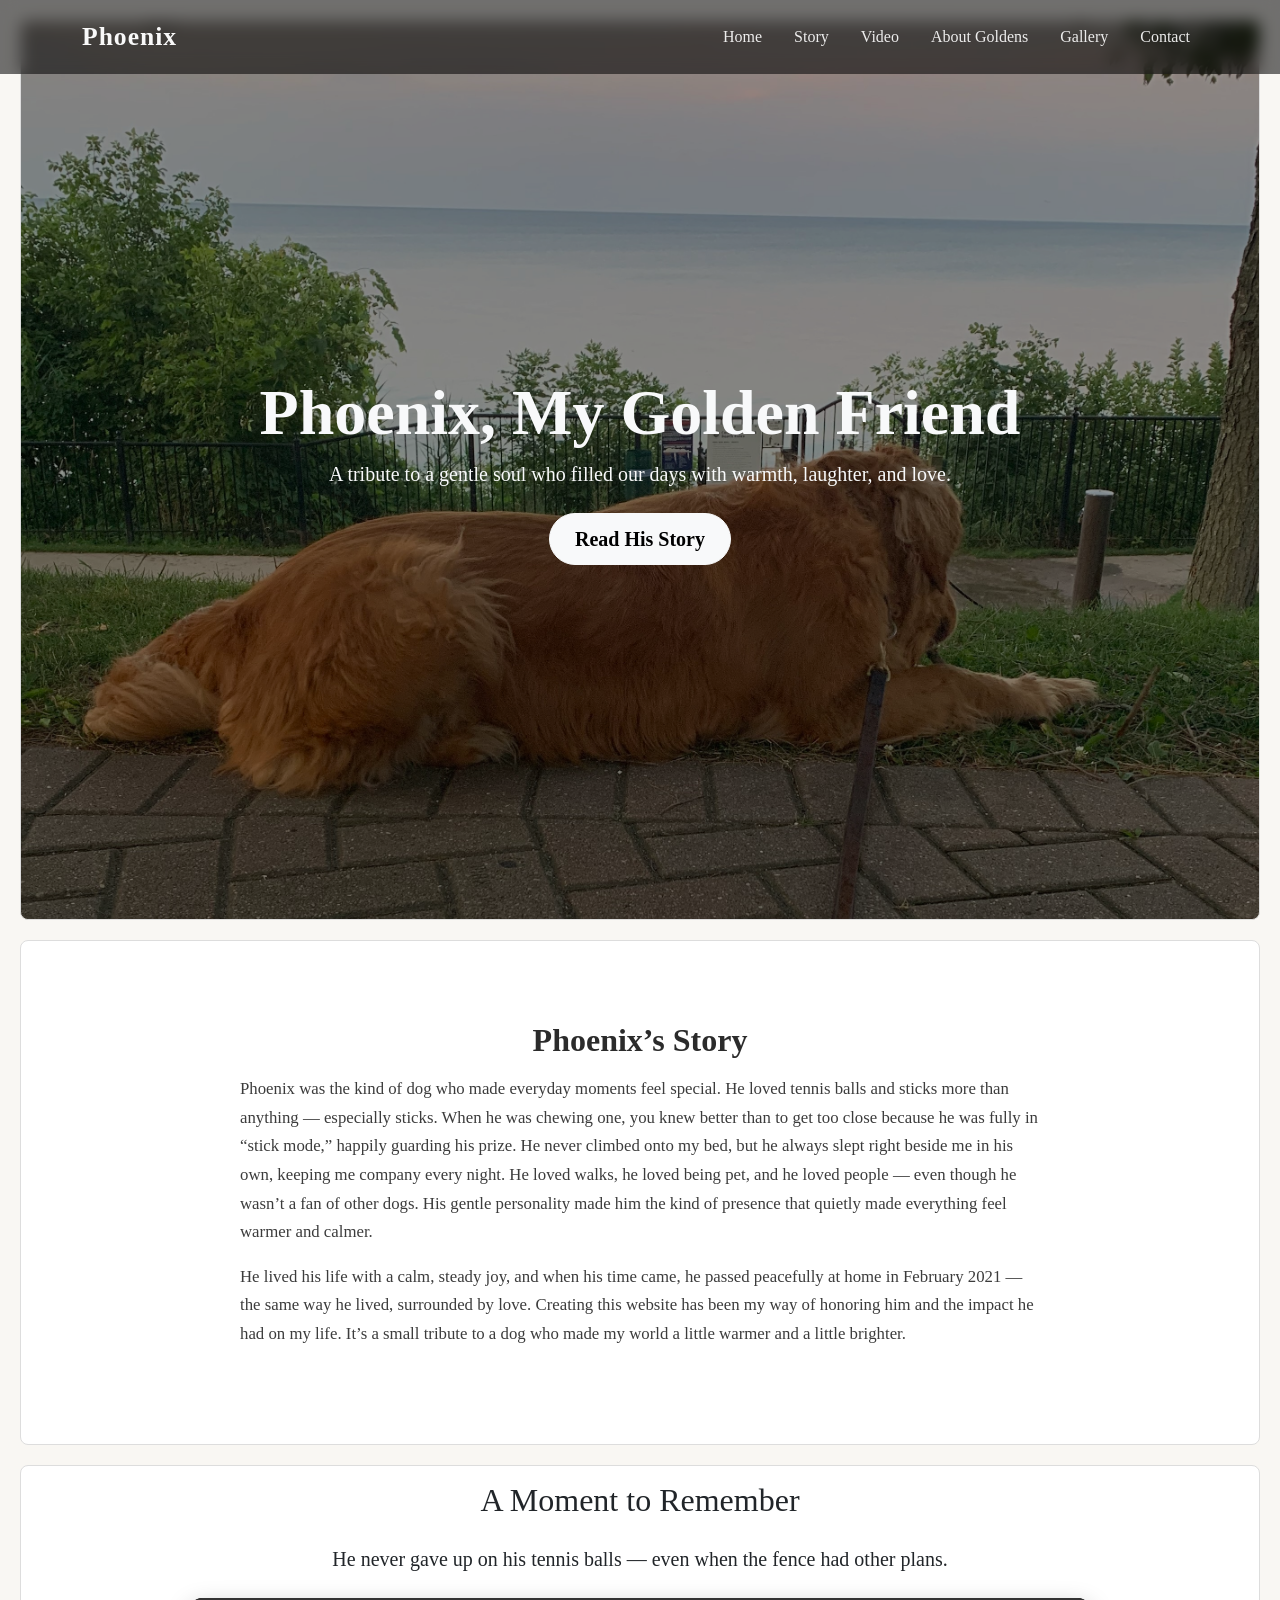
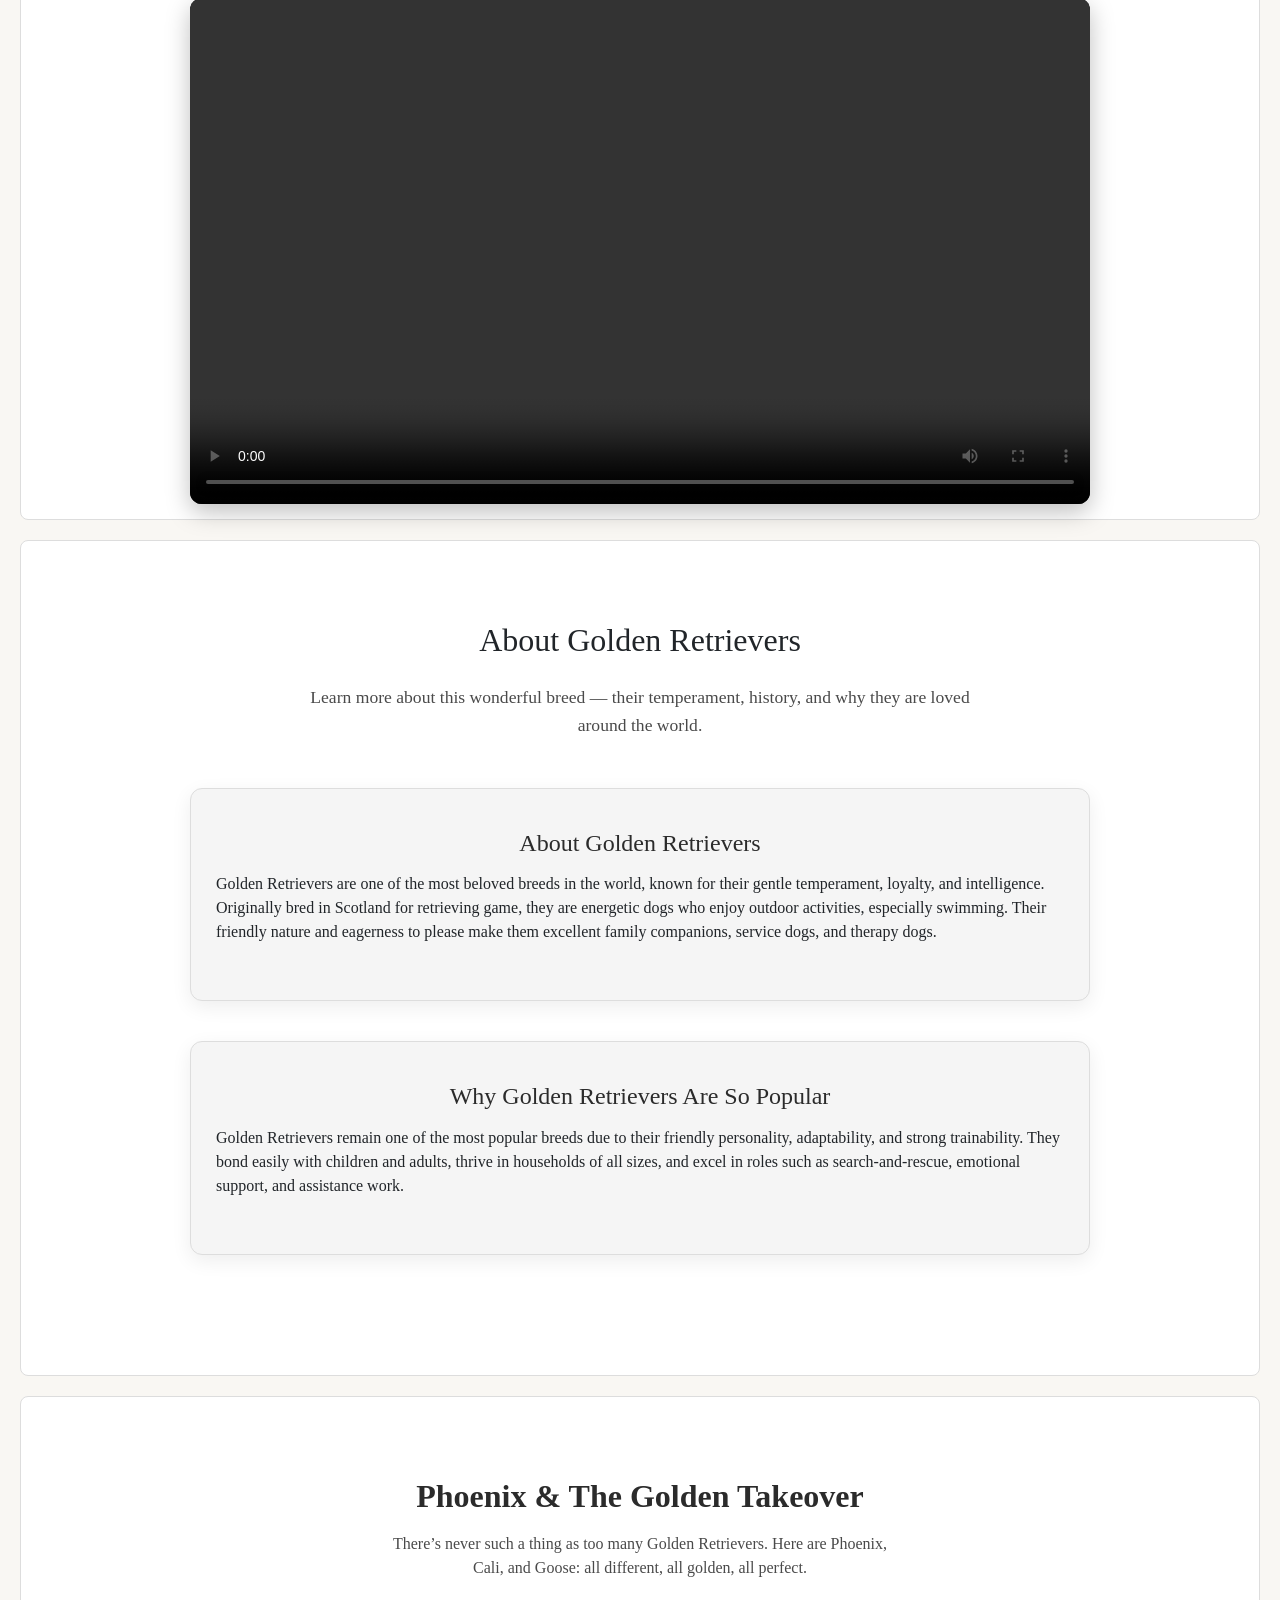
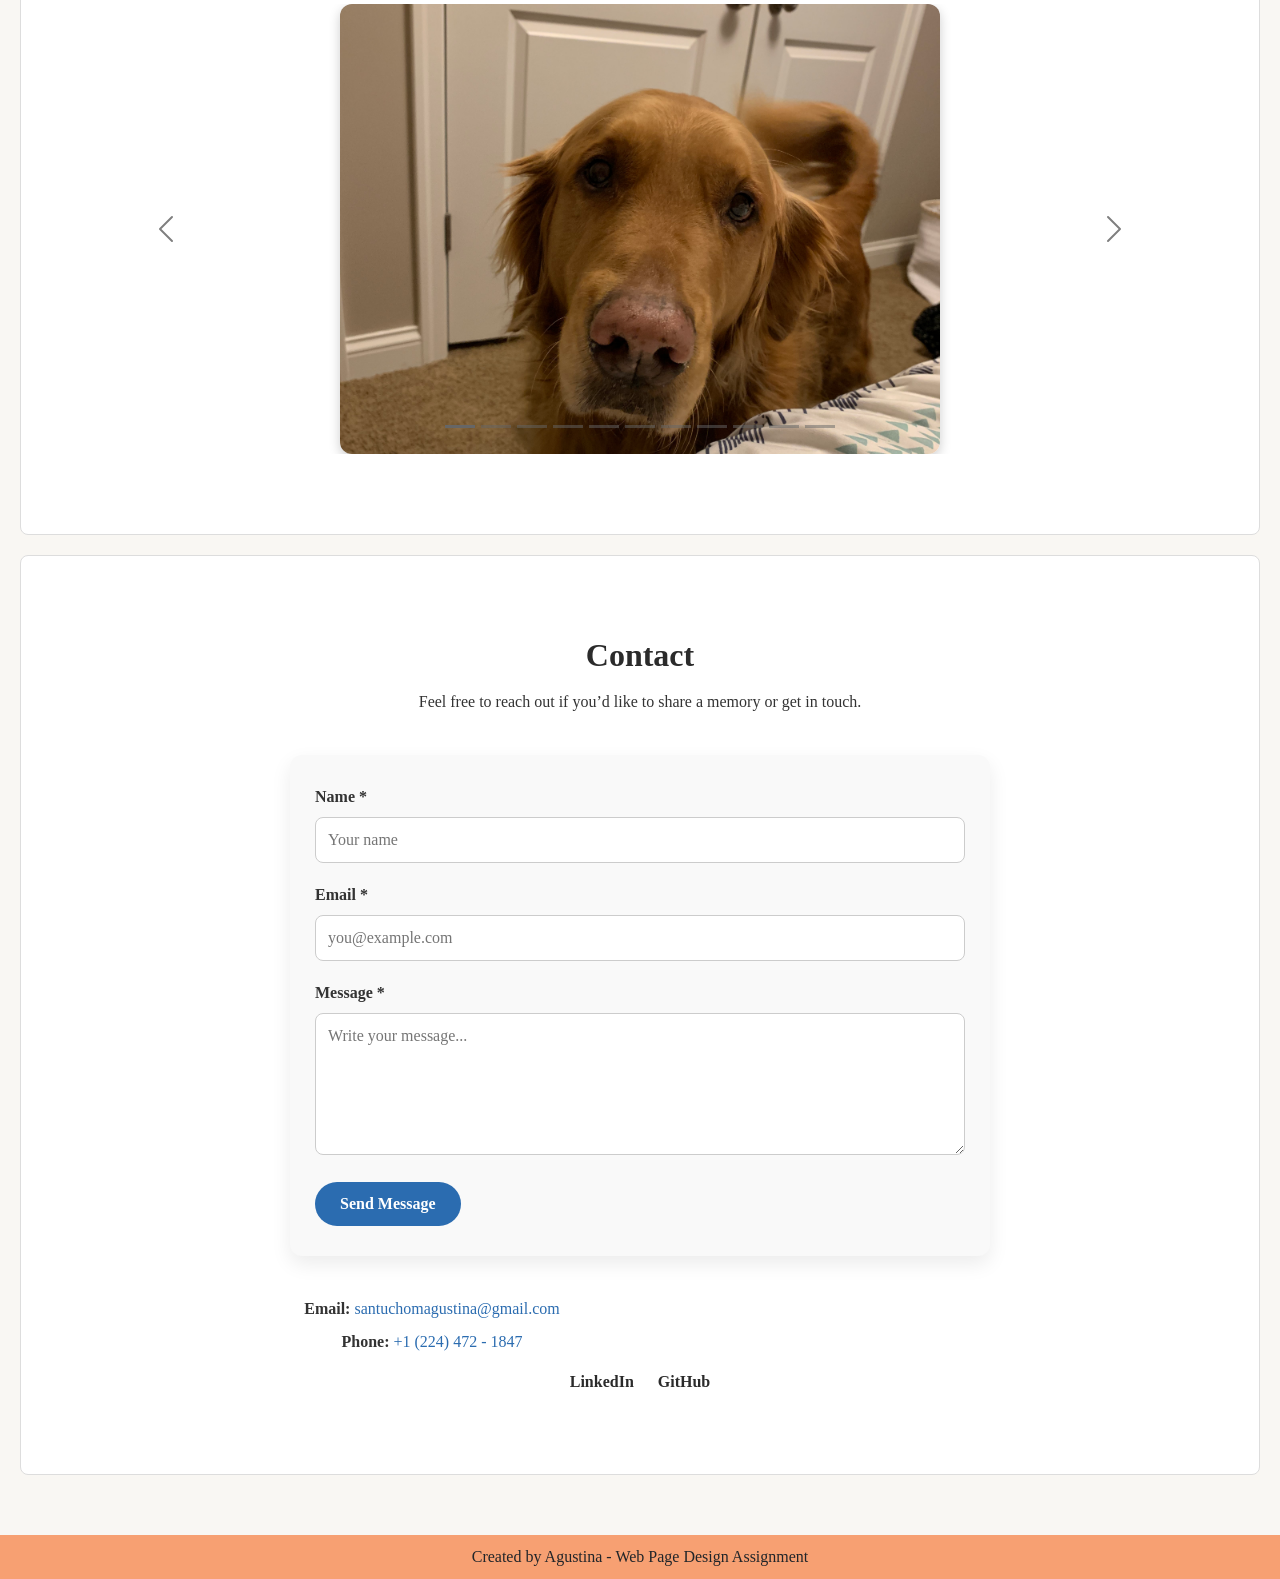
<file: index.html>
<!DOCTYPE html>
<html lang="en">
<head>
    <meta charset="UTF-8">
    <title>Phoenix</title>
    <link href="https://cdn.jsdelivr.net/npm/bootstrap@5.0.2/dist/css/bootstrap.min.css" rel="stylesheet" integrity="sha384-EVSTQN3/azprG1Anm3QDgpJLIm9Nao0Yz1ztcQTwFspd3yD65VohhpuuCOmLASjC" crossorigin="anonymous">
    <link rel="stylesheet" href="styles.css">

</head>
<body>
    <header>
        <nav class="navbar navbar-expand-lg navbar-dark fixed-top custom-navbar">
            <div class="container">
                <a class="navbar-brand fw-bold" href="#hero">Phoenix</a>

                <button class="navbar-toggler" type="button" data-bs-toggle="collapse" data-bs-target="#navbarNav"
                        aria-controls="navbarNav" aria-expanded="false" aria-label="Toggle navigation">
                    <span class="navbar-toggler-icon"></span>
                </button>

                <div class="collapse navbar-collapse justify-content-end" id="navbarNav">
                    <ul class="navbar-nav">
                        <li class="nav-item"><a class="nav-link" href="#hero">Home</a></li>
                        <li class="nav-item"><a class="nav-link" href="#story">Story</a></li>
                        <li class="nav-item"><a class="nav-link" href="#video">Video</a></li>
                        <li class="nav-item"><a class="nav-link" href="#articles">About Goldens</a></li>
                        <li class="nav-item"><a class="nav-link" href="#gallery">Gallery</a></li>
                        <li class="nav-item"><a class="nav-link" href="#contact">Contact</a></li>
                    </ul>
                </div>
            </div>
        </nav>


    </header>
    <main>
        <section id="hero" class="hero d-flex align-items-center justify-content-center text-center text-light">
            <div class="overlay"></div>
            <div class="hero-content">
                <h1 class="display-3 fw-bold">Phoenix, My Golden Friend</h1>
                <p class="lead mb-4">A tribute to a gentle soul who filled our days with warmth, laughter, and love.</p>
                <a href="#story" class="btn btn-light btn-lg">Read His Story</a>
            </div>
        </section>
        <section id="story" class="story-section">
            <div class="container">
                <h2 class="mb-3">Phoenix’s Story</h2>

                <p>
                    Phoenix was the kind of dog who made everyday moments feel special. He loved tennis balls and sticks more than anything — especially sticks. When he was chewing one, you knew better than to get too close because he was fully in “stick mode,” happily guarding his prize. He never climbed onto my bed, but he always slept right beside me in his own, keeping me company every night. He loved walks, he loved being pet, and he loved people — even though he wasn’t a fan of other dogs. His gentle personality made him the kind of presence that quietly made everything feel warmer and calmer.

                </p>

                <p>
                    He lived his life with a calm, steady joy, and when his time came, he passed peacefully at home in February 2021 — the same way he lived, surrounded by love. Creating this website has been my way of honoring him and the impact he had on my life. It’s a small tribute to a dog who made my world a little warmer and a little brighter.
                </p>
            </div>
        </section>

        <section id="video" class="video-section text-center">
            <div class="container">
                <h2 class="mb-4">A Moment to Remember</h2>
                <p class="lead mb-4">
                    He never gave up on his tennis balls — even when the fence had other plans.
                </p>

                <div class="video-wrapper">
                    <video controls>
                        <source src="./media/phoenix-video.mp4" type="video/mp4">
                        Your browser does not support the video tag.
                    </video>
                </div>
            </div>
        </section>
        <section id="articles" class="articles-section text-center">
            <div class="container">

                <h2 class="mb-4">About Golden Retrievers</h2>
                <p class="lead mb-5">
                    Learn more about this wonderful breed — their temperament, history,
                    and why they are loved around the world.
                </p>

                <article class="info-article">
                    <h3 class="article-subtitle">About Golden Retrievers</h3>
                    <p>
                        Golden Retrievers are one of the most beloved breeds in the world, known for
                        their gentle temperament, loyalty, and intelligence. Originally bred in
                        Scotland for retrieving game, they are energetic dogs who enjoy outdoor
                        activities, especially swimming. Their friendly nature and eagerness to
                        please make them excellent family companions, service dogs, and therapy dogs.
                    </p>
                </article>

                <article class="info-article">
                    <h3 class="article-subtitle">Why Golden Retrievers Are So Popular</h3>
                    <p>
                        Golden Retrievers remain one of the most popular breeds due to their friendly
                        personality, adaptability, and strong trainability. They bond easily with
                        children and adults, thrive in households of all sizes, and excel in roles
                        such as search-and-rescue, emotional support, and assistance work.
                    </p>
                </article>

            </div>
        </section>
        <section id="gallery" class="gallery-section text-center">
            <div class="container">

                <h2 class="mb-3">Phoenix & The Golden Takeover</h2>
                <p class="mb-4">
                    There’s never such a thing as too many Golden Retrievers.
                    Here are Phoenix, Cali, and Goose: all different, all golden, all perfect.
                </p>

                <div id="phoenixCarousel" class="carousel slide" data-bs-ride="carousel">

                    <div class="carousel-indicators">
                        <button type="button" data-bs-target="#phoenixCarousel" data-bs-slide-to="0" class="active"></button>
                        <button type="button" data-bs-target="#phoenixCarousel" data-bs-slide-to="1"></button>
                        <button type="button" data-bs-target="#phoenixCarousel" data-bs-slide-to="2"></button>
                        <button type="button" data-bs-target="#phoenixCarousel" data-bs-slide-to="3"></button>
                        <button type="button" data-bs-target="#phoenixCarousel" data-bs-slide-to="4"></button>
                        <button type="button" data-bs-target="#phoenixCarousel" data-bs-slide-to="5"></button>
                        <button type="button" data-bs-target="#phoenixCarousel" data-bs-slide-to="6"></button>
                        <button type="button" data-bs-target="#phoenixCarousel" data-bs-slide-to="7"></button>
                        <button type="button" data-bs-target="#phoenixCarousel" data-bs-slide-to="8"></button>
                        <button type="button" data-bs-target="#phoenixCarousel" data-bs-slide-to="9"></button>
                        <button type="button" data-bs-target="#phoenixCarousel" data-bs-slide-to="10"></button>
                    </div>

                    <div class="carousel-inner">

                        <div class="carousel-item active">
                            <img src="./media/IMG_1240.jpg" class="d-block w-100" alt="Golden Retriever photo">
                        </div>

                        <div class="carousel-item">
                            <img src="./media/IMG_1328.jpg" class="d-block w-100" alt="Golden Retriever photo">
                        </div>

                        <div class="carousel-item">
                            <img src="./media/IMG_2525.jpg" class="d-block w-100" alt="Golden Retriever photo">
                        </div>

                        <div class="carousel-item">
                            <img src="./media/IMG_4438.jpg" class="d-block w-100" alt="Golden Retriever photo">
                        </div>

                        <div class="carousel-item">
                            <img src="./media/IMG_4823.jpg" class="d-block w-100" alt="Golden Retriever photo">
                        </div>

                        <div class="carousel-item">
                            <img src="./media/IMG_4936.jpg" class="d-block w-100" alt="Golden Retriever photo">
                        </div>

                        <div class="carousel-item">
                            <img src="./media/IMG_5140.jpg" class="d-block w-100" alt="Golden Retriever photo">
                        </div>

                        <div class="carousel-item">
                            <img src="./media/IMG_5326.jpg" class="d-block w-100" alt="Golden Retriever photo">
                        </div>

                        <div class="carousel-item">
                            <img src="./media/IMG_5555.jpg" class="d-block w-100" alt="Golden Retriever photo">
                        </div>

                        <div class="carousel-item">
                            <img src="./media/IMG_7085.jpg" class="d-block w-100" alt="Golden Retriever photo">
                        </div>

                        <div class="carousel-item">
                            <img src="./media/IMG_7129.jpg" class="d-block w-100" alt="Golden Retriever photo">
                        </div>

                    </div>

                    <button class="carousel-control-prev" type="button" data-bs-target="#phoenixCarousel" data-bs-slide="prev">
                        <span class="carousel-control-prev-icon"></span>
                        <span class="visually-hidden">Previous</span>
                    </button>

                    <button class="carousel-control-next" type="button" data-bs-target="#phoenixCarousel" data-bs-slide="next">
                        <span class="carousel-control-next-icon"></span>
                        <span class="visually-hidden">Next</span>
                    </button>

                </div>
            </div>
        </section>

        <section id="contact" class="contact-section">
            <div class="container">
                <h2>Contact</h2>
                <p>Feel free to reach out if you’d like to share a memory or get in touch.</p>

                <form class="contact-form" action="#" method="post">
                    <div class="form-group">
                        <label for="name">Name *</label>
                        <input type="text" id="name" name="name" placeholder="Your name" required>
                    </div>

                    <div class="form-group">
                        <label for="email">Email *</label>
                        <input type="email" id="email" name="email" placeholder="you@example.com" required>
                    </div>

                    <div class="form-group">
                        <label for="message">Message *</label>
                        <textarea id="message" name="message" rows="5" placeholder="Write your message..." required></textarea>
                    </div>

                    <button type="submit" class="submit-btn">Send Message</button>
                </form>

                <div class="contact-info">
                    <p><strong>Email:</strong> <a href="mailto:youremail@example.com">santuchomagustina@gmail.com</a></p>
                    <p><strong>Phone:</strong> <a href="tel:+11234567890">+1 (224) 472 - 1847</a></p>

                    <div class="social-links">
                        <a href="https://www.linkedin.com/in/maria-agustina-santucho-6520b9224/" target="_blank">LinkedIn</a>
                        <a href="https://github.com/asantucho" target="_blank">GitHub</a>
                    </div>
                </div>
            </div>
        </section>

    </main>
    <footer>
        Created by Agustina - Web Page Design Assignment
    </footer>
    <script src="https://cdn.jsdelivr.net/npm/bootstrap@5.3.3/dist/js/bootstrap.bundle.min.js"></script>
</body>
</html>
</file>
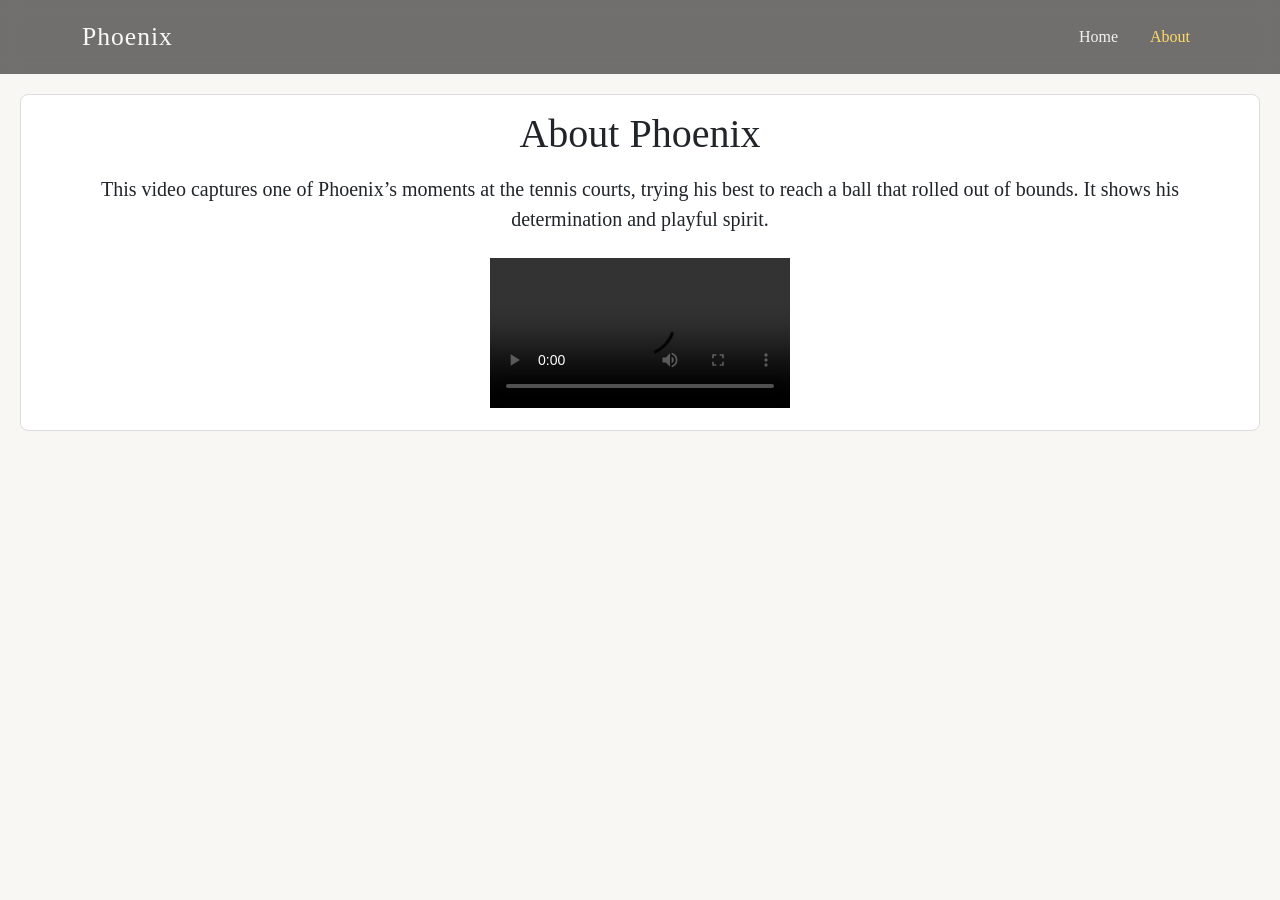
<file: about.html>
<!DOCTYPE html>
<html lang="en">
    <head>
        <meta charset="UTF-8">
        <meta name="viewport" content="width=device-width, initial-scale=1.0">
        <title>About Phoenix</title>

        <link rel="stylesheet" href="https://cdn.jsdelivr.net/npm/bootstrap@5.3.3/dist/css/bootstrap.min.css">

        <link rel="stylesheet" href="styles.css">
    </head>
    <body>

        <nav class="navbar navbar-expand-lg navbar-dark custom-navbar">
            <div class="container">
                <a class="navbar-brand" href="index.html">Phoenix</a>
                <button class="navbar-toggler" type="button" data-bs-toggle="collapse" data-bs-target="#aboutNav">
                    <span class="navbar-toggler-icon"></span>
                </button>

                <div class="collapse navbar-collapse justify-content-end" id="aboutNav">
                    <ul class="navbar-nav">
                        <li class="nav-item"><a class="nav-link" href="index.html">Home</a></li>
                        <li class="nav-item"><a class="nav-link active" href="about.html">About</a></li>
                    </ul>
                </div>
            </div>
        </nav>

        <main class="about-page-main">
            <section class="about-video-section text-center">
                <div class="container">
                    <h1 class="mb-3">About Phoenix</h1>
                    <p class="lead mb-4">
                        This video captures one of Phoenix’s moments at the tennis courts, trying his best to reach a ball
                        that rolled out of bounds. It shows his determination and playful spirit.
                    </p>

                    <video class="about-video" controls>
                        <source src="./media/IMG_4114.mp4" type="video/mp4">
                        Your browser does not support the video tag.
                    </video>
                </div>
            </section>
        </main>

        <script src="https://cdn.jsdelivr.net/npm/bootstrap@5.3.3/dist/js/bootstrap.bundle.min.js"></script>
    </body>
</html>
</file>
<file: styles.css>
body{
    background-color: #f9f7f3;
    font-family: Georgia;
    margin: 0;
    padding: 0;
}
.custom-navbar {
    background: rgba(0, 0, 0, 0.55);
    backdrop-filter: blur(8px);
    transition: background-color 0.4s ease, box-shadow 0.4s ease;
    padding: 0.8rem 0;
    z-index: 1000;
}

.custom-navbar.scrolled {
    background: rgba(0, 0, 0, 0.85);
    box-shadow: 0 2px 10px rgba(0, 0, 0, 0.4);
}

.navbar-brand {
    font-family: 'Playfair Display', serif;
    font-size: 1.6rem;
    letter-spacing: 1px;
    color: #f9f9f9;
}

.navbar-nav .nav-link {
    color: rgba(255, 255, 255, 0.9);
    margin-left: 1rem;
    transition: color 0.3s ease;
}

.navbar-nav .nav-link:hover {
    color: #f9d777;
}

.navbar-nav .nav-link.active {
    color: #ffd966;
}
main{
    padding: 20px;
}
section{
    margin-bottom: 20px;
    padding: 15px;
    background-color: white;
    border: 1px solid #ddd;
    border-radius: 8px;
}

.hero {
    position: relative;
    min-height: 100vh;
    background-image: url('./media/phoenix-banner.jpeg');
    background-size: cover;
    background-position: center center;
    background-attachment: fixed;
    background-repeat: no-repeat;
    color: #fff;
    overflow: hidden;
}

.hero {
    background-repeat: no-repeat;
}

.hero .overlay {
    position: absolute;
    inset: 0;
    background: rgba(0, 0, 0, 0.4);
    z-index: 1;
}

.hero-content {
    position: relative;
    z-index: 2;
    max-width: 800px;
    padding: 0 1rem;
}

.hero h1, .hero p, .hero .btn {
    opacity: 0;
    transform: translateY(20px);
    animation: fadeInUp 1.2s ease-out forwards;
}

.hero h1 { animation-delay: 0.2s; }
.hero p { animation-delay: 0.5s; }
.hero .btn { animation-delay: 0.8s; }

@keyframes fadeInUp {
    to {
        opacity: 1;
        transform: translateY(0);
    }
}

.hero .btn {
    border-radius: 30px;
    padding: 10px 25px;
    font-weight: 600;
    transition: all 0.3s ease;
}

.hero .btn:hover {
    transform: scale(1.05);
    background-color: #f8f9fa;
    color: #212529;
}

@media (max-width: 992px) {
    .hero {
        background-attachment: scroll;
        background-size: cover;
        background-position: 70% 80%;
        min-height: 65vh;
    }
}

@media (max-width: 576px) {
    .hero {
        background-position: 76% 90%;
        min-height: 50vh;
    }
}
.story-section {
    padding: 80px 20px;
    text-align: center;
}

.story-section h2 {
    font-family: 'Playfair Display', serif;
    font-weight: 700;
    color: #2b2b2b;
    font-size: 2rem;
    margin-bottom: 20px;
}

.story-section p {
    max-width: 800px;
    margin: 0 auto 16px;
    font-size: 1.05rem;
    line-height: 1.7;
    color: #3c3c3c;
    text-align: left;
}

#story {
    scroll-margin-top: 80px;
}
.video-wrapper {
    max-width: 900px;
    margin: 0 auto;
    aspect-ratio: 16 / 9;
    border-radius: 12px;
    overflow: hidden;
    box-shadow: 0 8px 25px rgba(0, 0, 0, 0.25);
}

.video-wrapper video {
    width: 100%;
    height: 100%;
    object-fit: cover;
    display: block;
    background-color: #000;
}

.articles-section {
    padding: 80px 20px;
    background-color: #fff;
    text-align: center;
}

.section-title {
    font-family: 'Playfair Display', serif;
    font-weight: 700;
    color: #2b2b2b;
    font-size: 2rem;
    text-align: center;
}

.articles-section .lead {
    max-width: 700px;
    margin: 0 auto;
    font-size: 1.1rem;
    color: #4a4a4a;
    line-height: 1.6;
}

.info-article {
    background-color: #f5f5f5;
    padding: 40px 25px;
    margin: 40px auto;
    max-width: 900px;
    border: 1px solid #ddd;
    border-radius: 12px;
    box-shadow: 0 6px 20px rgba(0,0,0,0.07);
    text-align: left;
}

.article-subtitle {
    font-family: 'Playfair Display', serif;
    font-size: 1.5rem;
    margin-bottom: 15px;
    color: #2b2b2b;
    text-align: center;
}

.gallery-section {
    padding: 80px 20px;
}

.gallery-section h2 {
    font-family: 'Playfair Display', serif;
    font-weight: 700;
    color: #2b2b2b;
    text-align: center;
}

.gallery-section p {
    max-width: 500px;
    margin: 0 auto 30px;
    color: #4a4a4a;
    text-align: center;
}

.gallery-section img {
    width: 100%;
    max-width: 600px;
    height: auto;
    max-height: 450px;
    object-fit: cover;
    border-radius: 12px;
    box-shadow: 0 4px 12px rgba(0,0,0,0.20);
    margin: 0 auto;
    display: block;
}


.carousel-caption {
    text-shadow: none;
}

.carousel-indicators [data-bs-target] {
    background-color: #666;
}

.carousel-control-prev-icon,
.carousel-control-next-icon {
    filter: invert(1);
}

.contact-section {
    background-color: #fff;
    color: #333;
    padding: 80px 20px;
    text-align: center;
}

.contact-section h2 {
    font-family: 'Playfair Display', serif;
    font-weight: 700;
    color: #2b2b2b;
    margin-bottom: 15px;
}

.contact-section p {
    max-width: 700px;
    margin: 0 auto 40px;
    line-height: 1.6;
}

.contact-form {
    max-width: 700px;
    margin: 0 auto 40px;
    text-align: left;
    background-color: #f9f9f9;
    padding: 30px 25px;
    border-radius: 12px;
    box-shadow: 0 8px 20px rgba(0, 0, 0, 0.08);
}

.contact-form .form-group {
    margin-bottom: 20px;
}

.contact-form label {
    display: block;
    font-weight: 600;
    margin-bottom: 8px;
}

.contact-form input,
.contact-form textarea {
    width: 100%;
    border: 1px solid #ccc;
    border-radius: 8px;
    padding: 10px 12px;
    font-size: 1rem;
    transition: border-color 0.3s ease, box-shadow 0.3s ease;
}

.contact-form input:focus,
.contact-form textarea:focus {
    border-color: #2b6cb0;
    box-shadow: 0 0 0 3px rgba(43, 108, 176, 0.15);
    outline: none;
}

.submit-btn {
    display: inline-block;
    background-color: #2b6cb0;
    color: #fff;
    border: none;
    border-radius: 999px;
    padding: 10px 25px;
    font-size: 1rem;
    font-weight: 600;
    cursor: pointer;
    transition: all 0.3s ease;
}

.submit-btn:hover {
    background-color: #1f4f86;
    transform: translateY(-2px);
}

.contact-info {
    text-align: center;
    margin-top: 30px;
}

.contact-info p {
    margin: 8px 0;
    font-size: 1rem;
}

.contact-info a {
    color: #2b6cb0;
    text-decoration: none;
}

.contact-info a:hover {
    color: #1f4f86;
    text-decoration: underline;
}

.social-links {
    margin-top: 15px;
}

.social-links a {
    display: inline-block;
    margin: 0 10px;
    color: #2b2b2b;
    font-weight: 600;
    transition: color 0.3s ease;
}

.social-links a:hover {
    color: #f9d777;
}

@media (max-width: 768px) {
    .contact-form {
        padding: 20px 15px;
    }
}

footer {
    background-color: #F7A072;
    text-align: center;
    padding: 10px;
    margin-top: 20px;
}

@media (max-width: 576px) {
    .about-video {
        max-width: 90%;
    }
}
</file>
